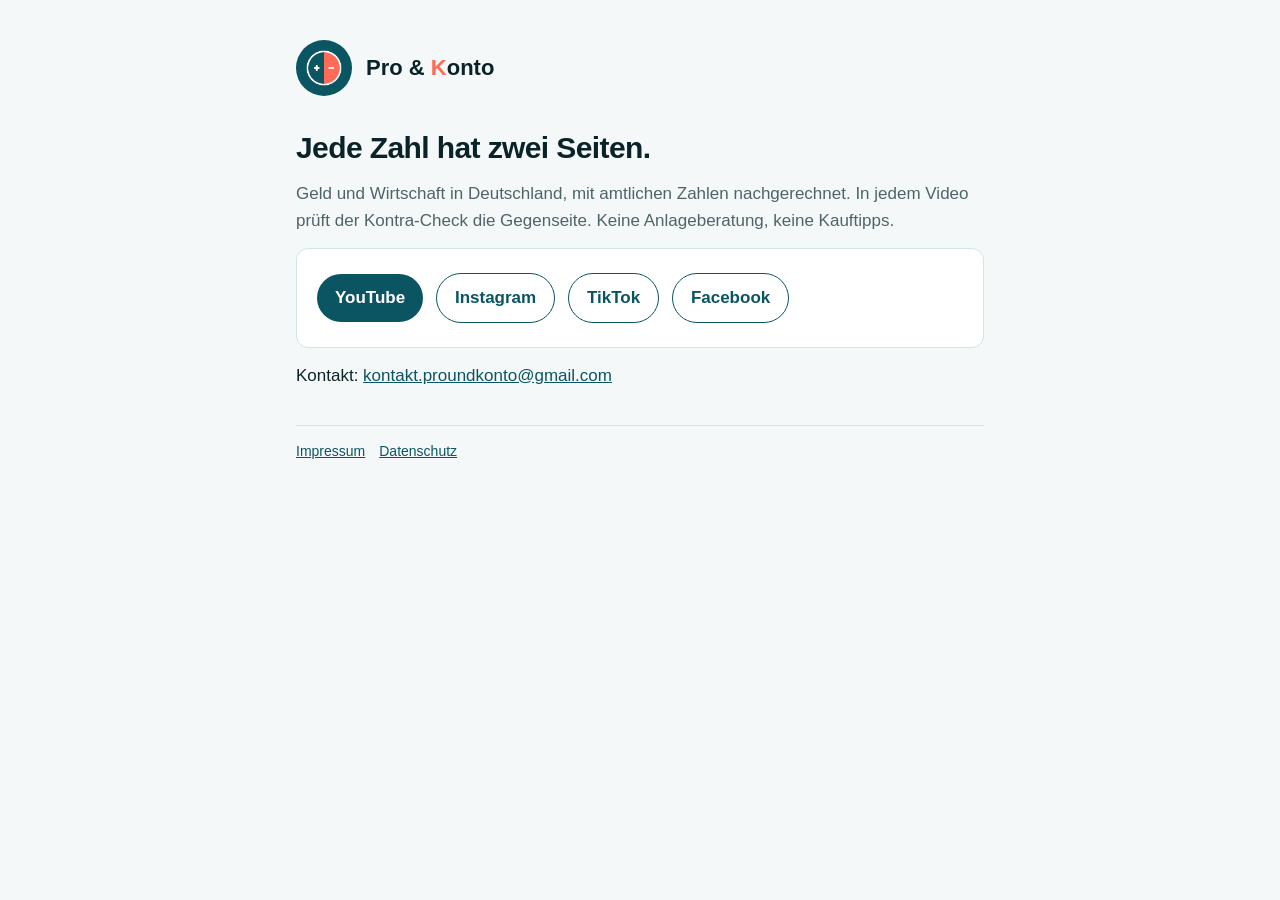
<file: index.html>
<!DOCTYPE html>
<html lang="de">
<head>
<meta charset="utf-8"><meta name="viewport" content="width=device-width, initial-scale=1">
<title>Pro & Konto</title>
<meta name="description" content="Pro & Konto erklärt Geld und Wirtschaft in Deutschland mit amtlichen Zahlen. Jede Zahl hat zwei Seiten.">
<link rel="stylesheet" href="_style.css">
</head>
<body><div class="wrap">
<header><img src="profilbild.png" width="56" height="56" alt="" style="border-radius:50%"><a href="/">Pro &amp; <span class="k">K</span>onto</a></header>
<h1>Jede Zahl hat zwei Seiten.</h1>
<p class="muted">Geld und Wirtschaft in Deutschland, mit amtlichen Zahlen nachgerechnet. In jedem Video prüft der Kontra-Check die Gegenseite. Keine Anlageberatung, keine Kauftipps.</p>
<div class="card">
<a class="btn" href="https://www.youtube.com/@proundkonto">YouTube</a>
<a class="btn alt" href="https://www.instagram.com/proundkonto/">Instagram</a>
<a class="btn alt" href="https://www.tiktok.com/@pro.und.konto">TikTok</a>
<a class="btn alt" href="https://www.facebook.com/profile.php?id=61595252136298">Facebook</a>
</div>
<p>Kontakt: <a href="mailto:kontakt.proundkonto@gmail.com">kontakt.proundkonto@gmail.com</a></p>
<nav><a href="impressum.html">Impressum</a><a href="datenschutz.html">Datenschutz</a></nav>
</div></body></html>
</file>
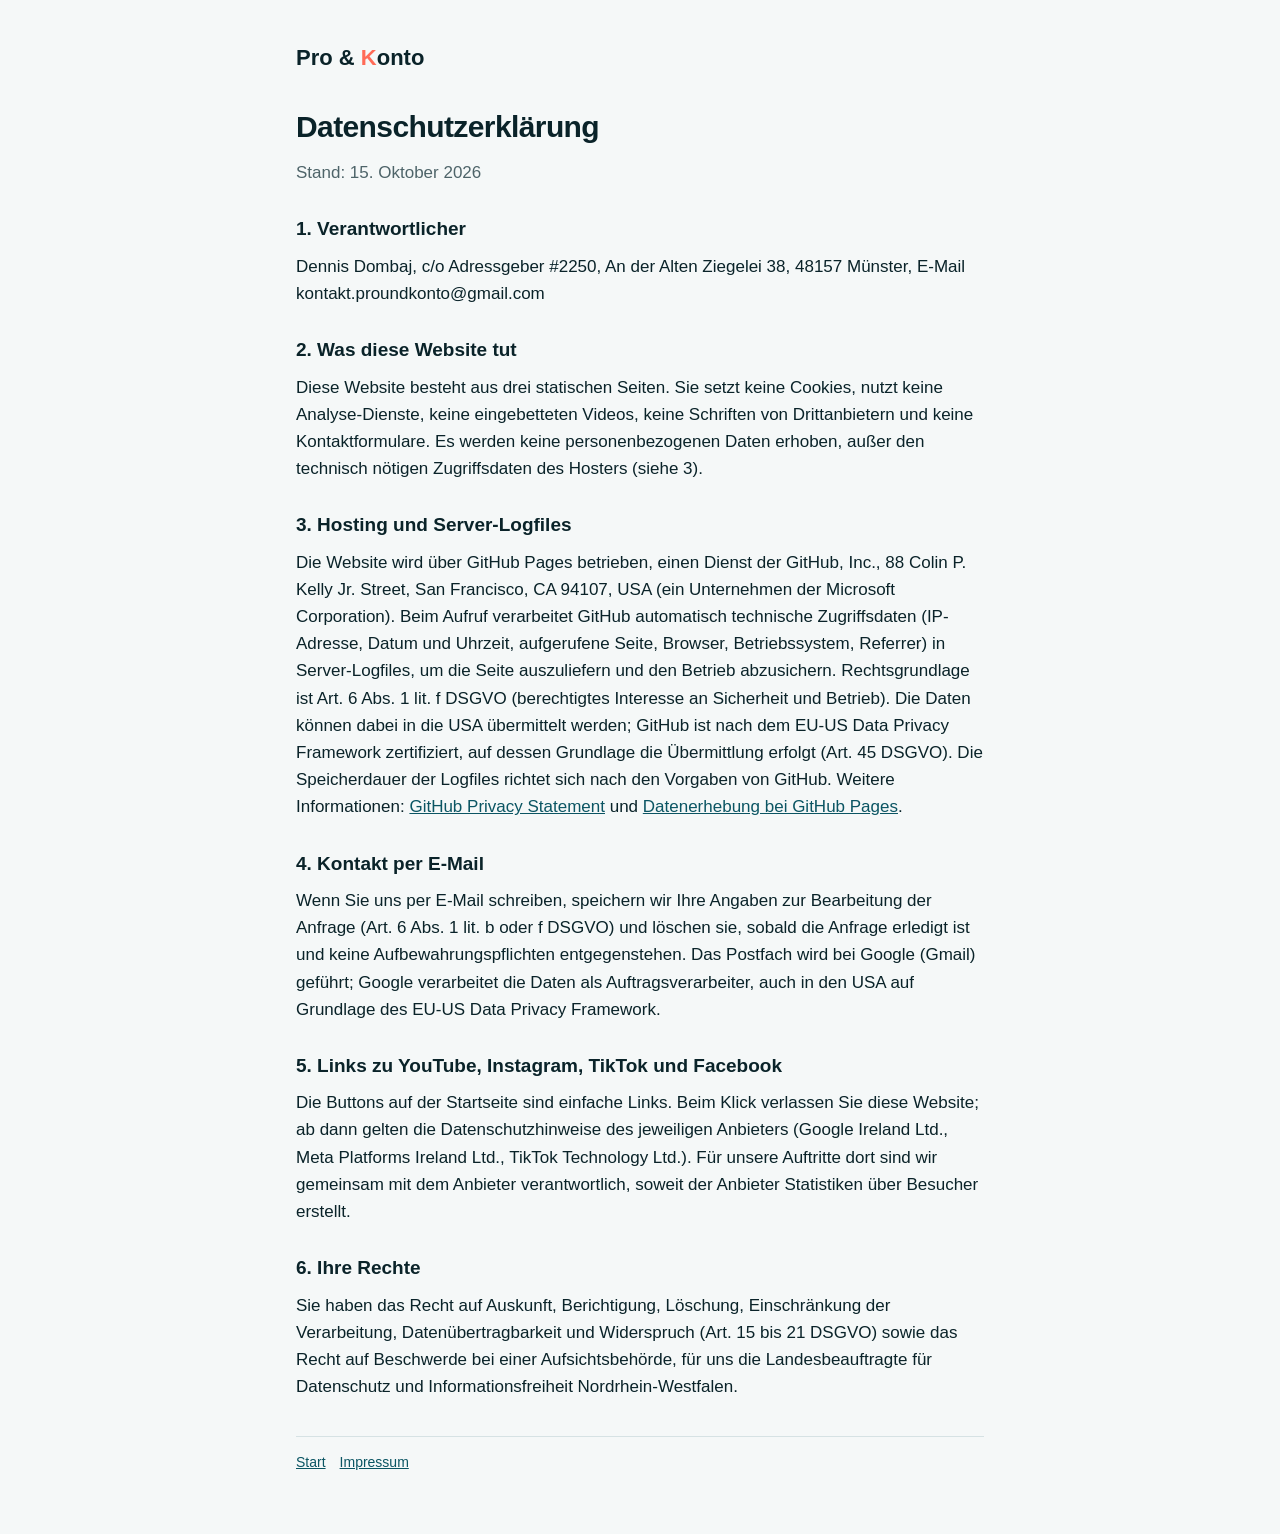
<file: datenschutz.html>
<!DOCTYPE html>
<html lang="de">
<head>
<meta charset="utf-8"><meta name="viewport" content="width=device-width, initial-scale=1">
<title>Datenschutz · Pro & Konto</title>
<meta name="robots" content="noindex">
<link rel="stylesheet" href="_style.css">
</head>
<body><div class="wrap">
<header><a href="/">Pro &amp; <span class="k">K</span>onto</a></header>
<h1>Datenschutzerklärung</h1>
<p class="muted">Stand: 15. Oktober 2026</p>
<h2>1. Verantwortlicher</h2>
<p>Dennis Dombaj, c/o Adressgeber #2250, An der Alten Ziegelei 38, 48157 Münster, E-Mail kontakt.proundkonto@gmail.com</p>
<h2>2. Was diese Website tut</h2>
<p>Diese Website besteht aus drei statischen Seiten. Sie setzt keine Cookies, nutzt keine Analyse-Dienste, keine eingebetteten Videos, keine Schriften von Drittanbietern und keine Kontaktformulare. Es werden keine personenbezogenen Daten erhoben, außer den technisch nötigen Zugriffsdaten des Hosters (siehe 3).</p>
<h2>3. Hosting und Server-Logfiles</h2>
<p>Die Website wird über GitHub Pages betrieben, einen Dienst der GitHub, Inc., 88 Colin P. Kelly Jr. Street, San Francisco, CA 94107, USA (ein Unternehmen der Microsoft Corporation). Beim Aufruf verarbeitet GitHub automatisch technische Zugriffsdaten (IP-Adresse, Datum und Uhrzeit, aufgerufene Seite, Browser, Betriebssystem, Referrer) in Server-Logfiles, um die Seite auszuliefern und den Betrieb abzusichern. Rechtsgrundlage ist Art. 6 Abs. 1 lit. f DSGVO (berechtigtes Interesse an Sicherheit und Betrieb). Die Daten können dabei in die USA übermittelt werden; GitHub ist nach dem EU-US Data Privacy Framework zertifiziert, auf dessen Grundlage die Übermittlung erfolgt (Art. 45 DSGVO). Die Speicherdauer der Logfiles richtet sich nach den Vorgaben von GitHub. Weitere Informationen: <a href="https://docs.github.com/de/site-policy/privacy-policies/github-general-privacy-statement">GitHub Privacy Statement</a> und <a href="https://docs.github.com/de/pages/getting-started-with-github-pages/what-is-github-pages#data-collection">Datenerhebung bei GitHub Pages</a>.</p>
<h2>4. Kontakt per E-Mail</h2>
<p>Wenn Sie uns per E-Mail schreiben, speichern wir Ihre Angaben zur Bearbeitung der Anfrage (Art. 6 Abs. 1 lit. b oder f DSGVO) und löschen sie, sobald die Anfrage erledigt ist und keine Aufbewahrungspflichten entgegenstehen. Das Postfach wird bei Google (Gmail) geführt; Google verarbeitet die Daten als Auftragsverarbeiter, auch in den USA auf Grundlage des EU-US Data Privacy Framework.</p>
<h2>5. Links zu YouTube, Instagram, TikTok und Facebook</h2>
<p>Die Buttons auf der Startseite sind einfache Links. Beim Klick verlassen Sie diese Website; ab dann gelten die Datenschutzhinweise des jeweiligen Anbieters (Google Ireland Ltd., Meta Platforms Ireland Ltd., TikTok Technology Ltd.). Für unsere Auftritte dort sind wir gemeinsam mit dem Anbieter verantwortlich, soweit der Anbieter Statistiken über Besucher erstellt.</p>
<h2>6. Ihre Rechte</h2>
<p>Sie haben das Recht auf Auskunft, Berichtigung, Löschung, Einschränkung der Verarbeitung, Datenübertragbarkeit und Widerspruch (Art. 15 bis 21 DSGVO) sowie das Recht auf Beschwerde bei einer Aufsichtsbehörde, für uns die Landesbeauftragte für Datenschutz und Informationsfreiheit Nordrhein-Westfalen.</p>
<nav><a href="index.html">Start</a><a href="impressum.html">Impressum</a></nav>
</div></body></html>
</file>
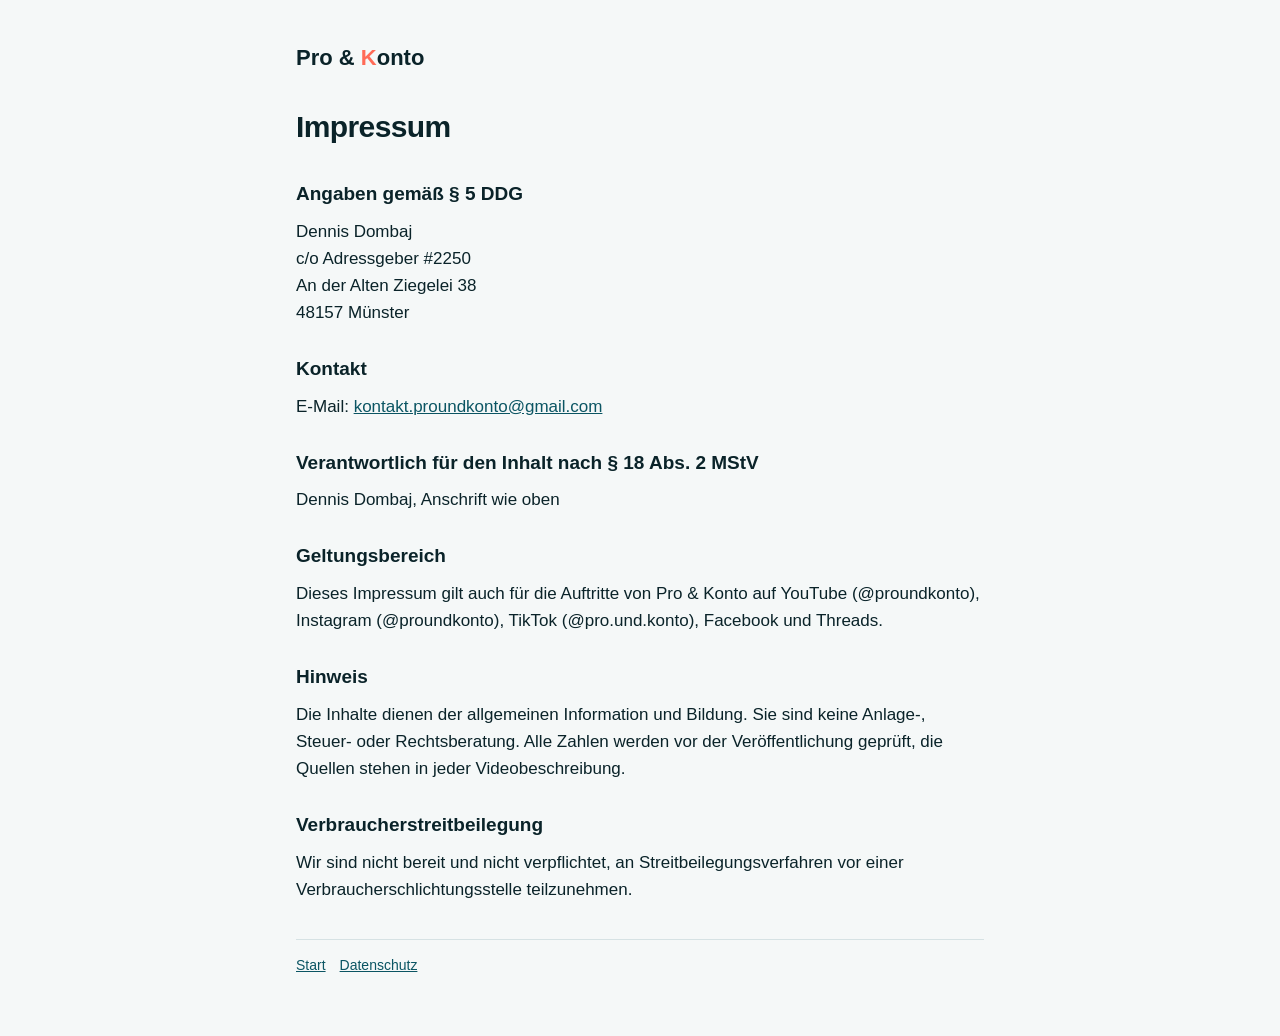
<file: impressum.html>
<!DOCTYPE html>
<html lang="de">
<head>
<meta charset="utf-8"><meta name="viewport" content="width=device-width, initial-scale=1">
<title>Impressum · Pro & Konto</title>
<meta name="robots" content="noindex">
<link rel="stylesheet" href="_style.css">
</head>
<body><div class="wrap">
<header><a href="/">Pro &amp; <span class="k">K</span>onto</a></header>
<h1>Impressum</h1>
<h2>Angaben gemäß § 5 DDG</h2>
<p>Dennis Dombaj<br>
c/o Adressgeber #2250<br>
An der Alten Ziegelei 38<br>
48157 Münster</p>
<h2>Kontakt</h2>
<p>E-Mail: <a href="mailto:kontakt.proundkonto@gmail.com">kontakt.proundkonto@gmail.com</a></p>
<h2>Verantwortlich für den Inhalt nach § 18 Abs. 2 MStV</h2>
<p>Dennis Dombaj, Anschrift wie oben</p>
<h2>Geltungsbereich</h2>
<p>Dieses Impressum gilt auch für die Auftritte von Pro &amp; Konto auf YouTube (@proundkonto), Instagram (@proundkonto), TikTok (@pro.und.konto), Facebook und Threads.</p>
<h2>Hinweis</h2>
<p>Die Inhalte dienen der allgemeinen Information und Bildung. Sie sind keine Anlage-, Steuer- oder Rechtsberatung. Alle Zahlen werden vor der Veröffentlichung geprüft, die Quellen stehen in jeder Videobeschreibung.</p>
<h2>Verbraucherstreitbeilegung</h2>
<p>Wir sind nicht bereit und nicht verpflichtet, an Streitbeilegungsverfahren vor einer Verbraucherschlichtungsstelle teilzunehmen.</p>
<nav><a href="index.html">Start</a><a href="datenschutz.html">Datenschutz</a></nav>
</div></body></html>
</file>
<file: _style.css>
:root{--bg:#F5F8F8;--paper:#fff;--ink:#0A2329;--muted:#4E6469;--line:#D6E2E4;--petrol:#0B5563;--koralle:#FF6B57}
@media (prefers-color-scheme:dark){:root:not([data-theme="light"]){--bg:#0A1A1E;--paper:#11262B;--ink:#E6F0F1;--muted:#9DB3B7;--line:#21393F;--petrol:#5FB6C4;--koralle:#FF8A78}}
:root[data-theme="dark"]{--bg:#0A1A1E;--paper:#11262B;--ink:#E6F0F1;--muted:#9DB3B7;--line:#21393F;--petrol:#5FB6C4;--koralle:#FF8A78}
*{box-sizing:border-box}body{margin:0;background:var(--bg);color:var(--ink);font:17px/1.6 ui-sans-serif,-apple-system,"Segoe UI",Roboto,sans-serif}
.wrap{max-width:720px;margin:0 auto;padding:40px 16px 60px}
header{display:flex;align-items:center;gap:14px;margin-bottom:28px}header a{color:inherit;text-decoration:none;font-weight:800;font-size:22px}
header .k{color:var(--koralle)}
h1{font-size:30px;margin:0 0 6px;letter-spacing:-.02em}h2{font-size:19px;margin:28px 0 8px}
p{margin:8px 0}.muted{color:var(--muted)}
.card{background:var(--paper);border:1px solid var(--line);border-radius:12px;padding:18px 20px;margin:14px 0}
a{color:var(--petrol)}
nav{font-size:14px;color:var(--muted);margin-top:36px;border-top:1px solid var(--line);padding-top:14px}nav a{margin-right:14px}
.btn{display:inline-block;background:var(--petrol);color:#fff;padding:10px 18px;border-radius:99px;text-decoration:none;font-weight:600;margin:6px 8px 6px 0}
.btn.alt{background:transparent;color:var(--petrol);border:1px solid var(--petrol)}
</file>
